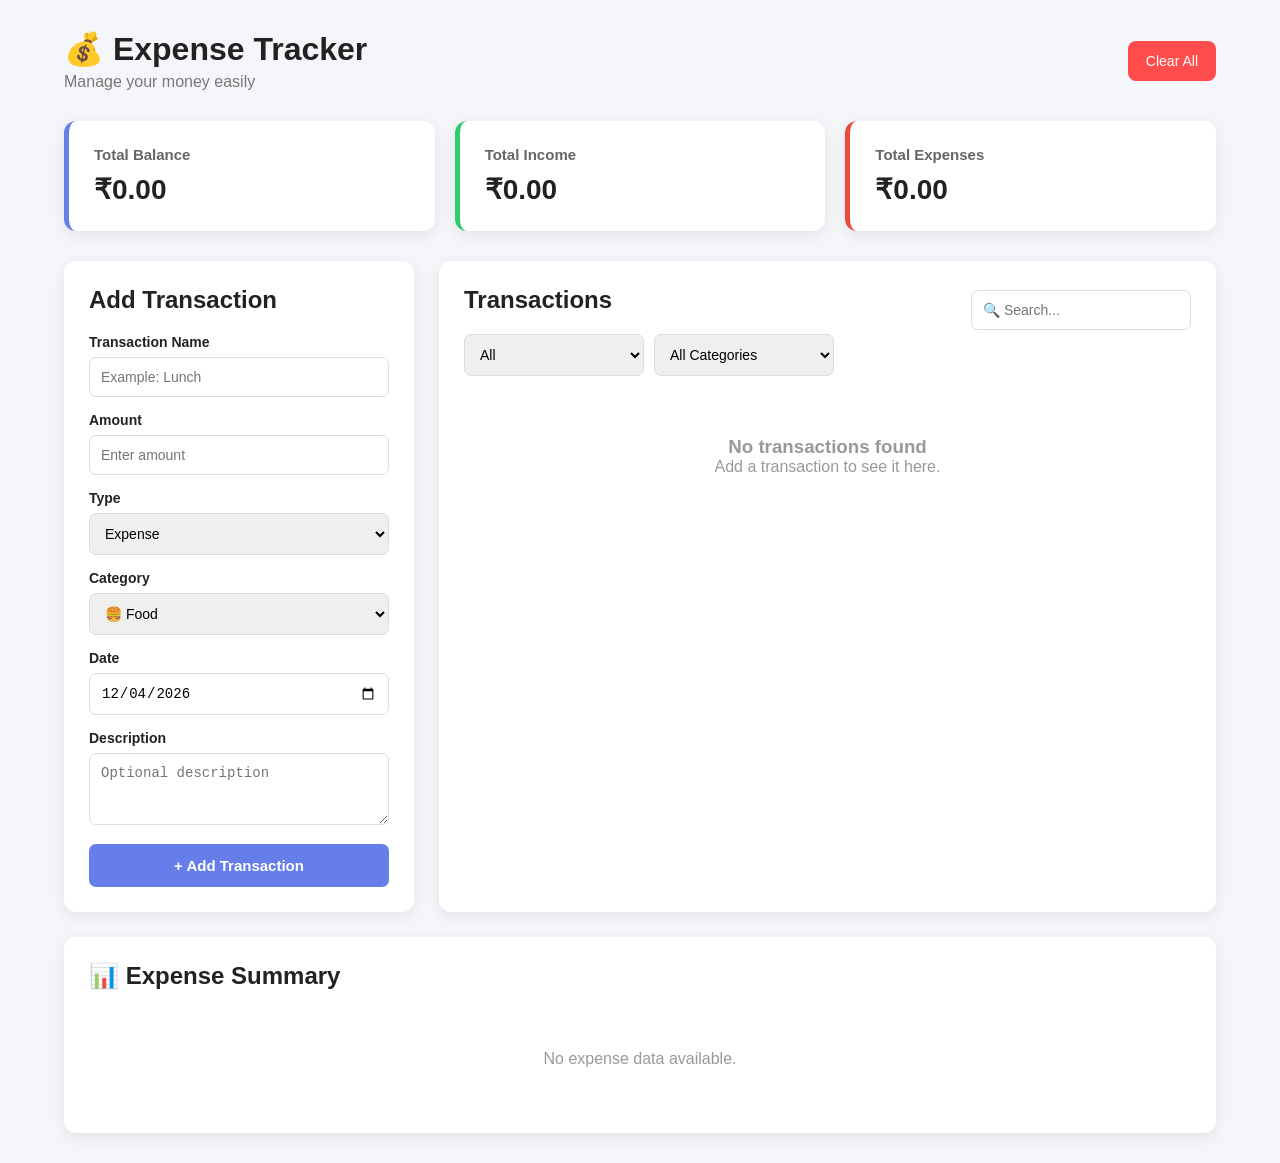
<file: index.html>
<!DOCTYPE html>
<html lang="en">
<head>
    <meta charset="UTF-8">
    <meta name="viewport" content="width=device-width, initial-scale=1.0">
    <title>Expense Tracker</title>
    <link rel="stylesheet" href="style.css">
</head>

<body>

    <div class="container">

        <!-- Header -->
        <header>
            <div>
                <h1>💰 Expense Tracker</h1>
                <p>Manage your money easily</p>
            </div>

            <button id="clearAllBtn" class="clear-btn">
                Clear All
            </button>
        </header>

        <!-- Summary Cards -->
        <section class="summary">

            <div class="card balance-card">
                <h3>Total Balance</h3>
                <h2 id="balance">₹0.00</h2>
            </div>

            <div class="card income-card">
                <h3>Total Income</h3>
                <h2 id="income">₹0.00</h2>
            </div>

            <div class="card expense-card">
                <h3>Total Expenses</h3>
                <h2 id="expense">₹0.00</h2>
            </div>

        </section>

        <!-- Main Content -->
        <div class="main-grid">

            <!-- Add Transaction -->
            <section class="form-section">

                <h2>Add Transaction</h2>

                <form id="transactionForm">

                    <div class="form-group">
                        <label>Transaction Name</label>
                        <input
                            type="text"
                            id="name"
                            placeholder="Example: Lunch"
                            required
                        >
                    </div>

                    <div class="form-group">
                        <label>Amount</label>
                        <input
                            type="number"
                            id="amount"
                            placeholder="Enter amount"
                            min="1"
                            step="0.01"
                            required
                        >
                    </div>

                    <div class="form-group">
                        <label>Type</label>

                        <select id="type" required>
                            <option value="expense">Expense</option>
                            <option value="income">Income</option>
                        </select>

                    </div>

                    <div class="form-group">
                        <label>Category</label>

                        <select id="category" required>
                            <option value="Food">🍔 Food</option>
                            <option value="Transport">🚗 Transport</option>
                            <option value="Shopping">🛍️ Shopping</option>
                            <option value="Education">📚 Education</option>
                            <option value="Bills">🏠 Bills</option>
                            <option value="Entertainment">🎮 Entertainment</option>
                            <option value="Health">💊 Health</option>
                            <option value="Salary">💼 Salary</option>
                            <option value="Other">📦 Other</option>
                        </select>

                    </div>

                    <div class="form-group">
                        <label>Date</label>

                        <input
                            type="date"
                            id="date"
                            required
                        >

                    </div>

                    <div class="form-group">
                        <label>Description</label>

                        <textarea
                            id="description"
                            placeholder="Optional description"
                            rows="3"
                        ></textarea>

                    </div>

                    <button type="submit" class="add-btn">
                        + Add Transaction
                    </button>

                </form>

            </section>


            <!-- Transactions -->
            <section class="transactions-section">

                <div class="section-header">

                    <h2>Transactions</h2>

                    <input
                        type="text"
                        id="search"
                        placeholder="🔍 Search..."
                    >

                </div>


                <div class="filters">

                    <select id="filterType">
                        <option value="all">All</option>
                        <option value="income">Income</option>
                        <option value="expense">Expense</option>
                    </select>

                    <select id="filterCategory">

                        <option value="all">
                            All Categories
                        </option>

                        <option value="Food">Food</option>
                        <option value="Transport">Transport</option>
                        <option value="Shopping">Shopping</option>
                        <option value="Education">Education</option>
                        <option value="Bills">Bills</option>
                        <option value="Entertainment">
                            Entertainment
                        </option>
                        <option value="Health">Health</option>
                        <option value="Salary">Salary</option>
                        <option value="Other">Other</option>

                    </select>

                </div>


                <div id="transactionList" class="transaction-list">

                    <!-- Transactions will appear here -->

                </div>

            </section>

        </div>


        <!-- Expense Chart -->
        <section class="chart-section">

            <h2>📊 Expense Summary</h2>

            <div id="chart" class="chart">

                <!-- Chart generated by JavaScript -->

            </div>

        </section>

    </div>


    <script src="script.js"></script>

</body>
</html>
</file>
<file: style.css>
* {
    margin: 0;
    padding: 0;
    box-sizing: border-box;
}

body {
    font-family: Arial, Helvetica, sans-serif;
    background: #f4f6f9;
    color: #222;
}

.container {
    width: 90%;
    max-width: 1200px;
    margin: auto;
    padding: 30px 0;
}


/* ================= HEADER ================= */

header {
    display: flex;
    justify-content: space-between;
    align-items: center;
    margin-bottom: 30px;
}

header h1 {
    font-size: 32px;
    margin-bottom: 5px;
}

header p {
    color: #777;
}

.clear-btn {
    background: #ff4d4d;
    color: white;
    border: none;
    padding: 12px 18px;
    border-radius: 8px;
    cursor: pointer;
    font-size: 14px;
}

.clear-btn:hover {
    background: #e63939;
}


/* ================= SUMMARY ================= */

.summary {
    display: grid;
    grid-template-columns: repeat(3, 1fr);
    gap: 20px;
    margin-bottom: 30px;
}

.card {
    padding: 25px;
    border-radius: 12px;
    background: white;
    box-shadow: 0 4px 15px rgba(0, 0, 0, 0.08);
}

.card h3 {
    color: #666;
    font-size: 15px;
    margin-bottom: 10px;
}

.card h2 {
    font-size: 28px;
}

.balance-card {
    border-left: 5px solid #667eea;
}

.income-card {
    border-left: 5px solid #2ecc71;
}

.expense-card {
    border-left: 5px solid #e74c3c;
}


/* ================= MAIN GRID ================= */

.main-grid {
    display: grid;
    grid-template-columns: 350px 1fr;
    gap: 25px;
}


/* ================= FORM ================= */

.form-section,
.transactions-section,
.chart-section {
    background: white;
    border-radius: 12px;
    padding: 25px;
    box-shadow: 0 4px 15px rgba(0, 0, 0, 0.08);
}

.form-section h2,
.transactions-section h2,
.chart-section h2 {
    margin-bottom: 20px;
}

.form-group {
    margin-bottom: 15px;
}

.form-group label {
    display: block;
    margin-bottom: 7px;
    font-weight: bold;
    font-size: 14px;
}

input,
select,
textarea {
    width: 100%;
    padding: 11px;
    border: 1px solid #ddd;
    border-radius: 7px;
    font-size: 14px;
    outline: none;
}

input:focus,
select:focus,
textarea:focus {
    border-color: #667eea;
}

textarea {
    resize: vertical;
}

.add-btn {
    width: 100%;
    border: none;
    padding: 13px;
    background: #667eea;
    color: white;
    border-radius: 7px;
    cursor: pointer;
    font-size: 15px;
    font-weight: bold;
}

.add-btn:hover {
    background: #5568d8;
}


/* ================= TRANSACTIONS ================= */

.section-header {
    display: flex;
    justify-content: space-between;
    align-items: center;
    gap: 15px;
}

.section-header input {
    width: 220px;
}

.filters {
    display: flex;
    gap: 10px;
    margin-bottom: 20px;
}

.filters select {
    width: 180px;
}


/* ================= TRANSACTION ITEM ================= */

.transaction-item {
    display: flex;
    justify-content: space-between;
    align-items: center;
    padding: 15px;
    border-bottom: 1px solid #eee;
}

.transaction-item:last-child {
    border-bottom: none;
}

.transaction-left {
    display: flex;
    align-items: center;
    gap: 12px;
}

.transaction-icon {
    width: 45px;
    height: 45px;
    border-radius: 50%;
    display: flex;
    align-items: center;
    justify-content: center;
    background: #f1f3f5;
    font-size: 20px;
}

.transaction-info h4 {
    margin-bottom: 5px;
}

.transaction-info p {
    font-size: 12px;
    color: #888;
}

.transaction-right {
    display: flex;
    align-items: center;
    gap: 12px;
}

.amount {
    font-weight: bold;
}

.income {
    color: #2ecc71;
}

.expense {
    color: #e74c3c;
}

.delete-btn {
    border: none;
    background: #ffe5e5;
    color: #e74c3c;
    padding: 7px 10px;
    border-radius: 6px;
    cursor: pointer;
}

.delete-btn:hover {
    background: #ffd0d0;
}


/* ================= EMPTY ================= */

.empty {
    text-align: center;
    padding: 40px 10px;
    color: #999;
}


/* ================= CHART ================= */

.chart-section {
    margin-top: 25px;
}

.chart-item {
    margin-bottom: 18px;
}

.chart-label {
    display: flex;
    justify-content: space-between;
    margin-bottom: 6px;
    font-size: 14px;
}

.bar-background {
    width: 100%;
    height: 12px;
    background: #eee;
    border-radius: 10px;
    overflow: hidden;
}

.bar {
    height: 100%;
    background: #667eea;
    border-radius: 10px;
}


/* ================= RESPONSIVE ================= */

@media (max-width: 900px) {

    .main-grid {
        grid-template-columns: 1fr;
    }

    .summary {
        grid-template-columns: 1fr;
    }

}


@media (max-width: 600px) {

    .container {
        width: 94%;
        padding: 20px 0;
    }

    header {
        flex-direction: column;
        align-items: flex-start;
        gap: 15px;
    }

    .section-header {
        flex-direction: column;
        align-items: stretch;
    }

    .section-header input {
        width: 100%;
    }

    .filters {
        flex-direction: column;
    }

    .filters select {
        width: 100%;
    }

    .transaction-item {
        align-items: flex-start;
    }

    .transaction-right {
        flex-direction: column;
        align-items: flex-end;
    }

}
</file>
